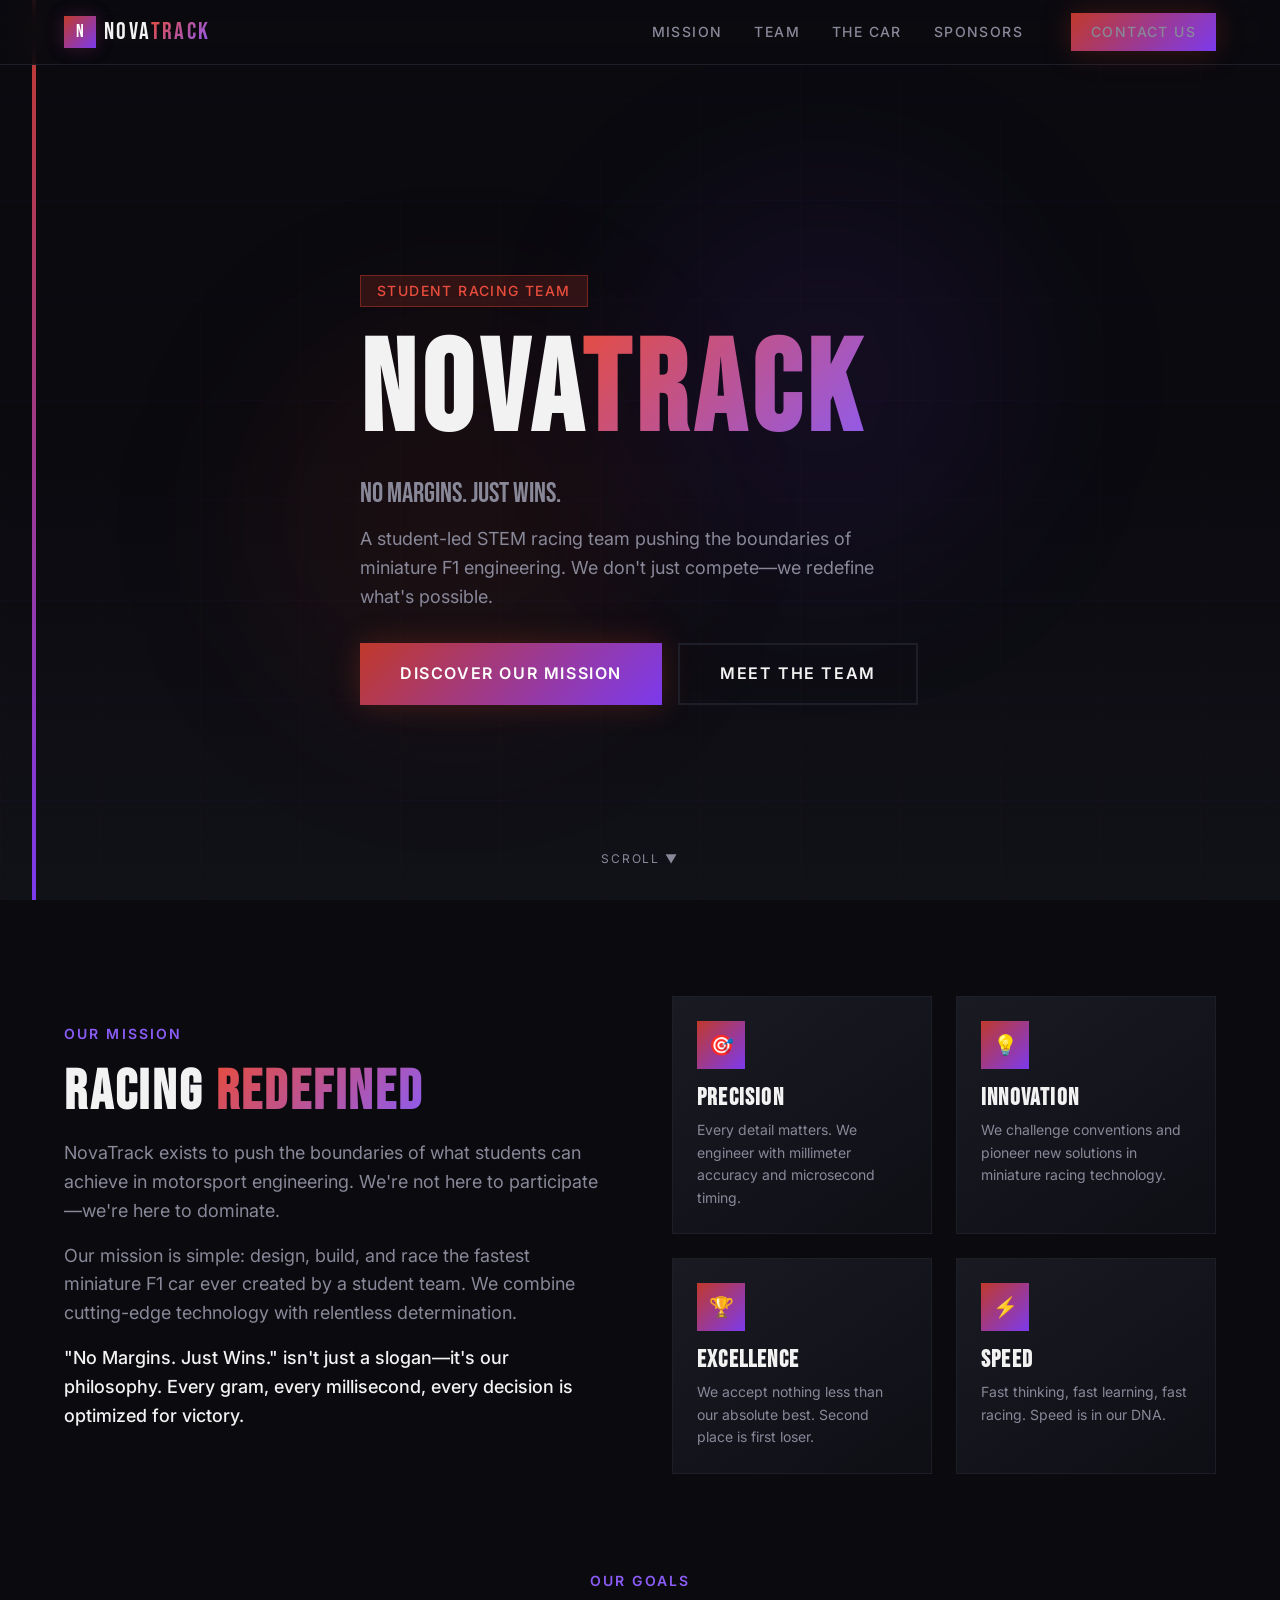
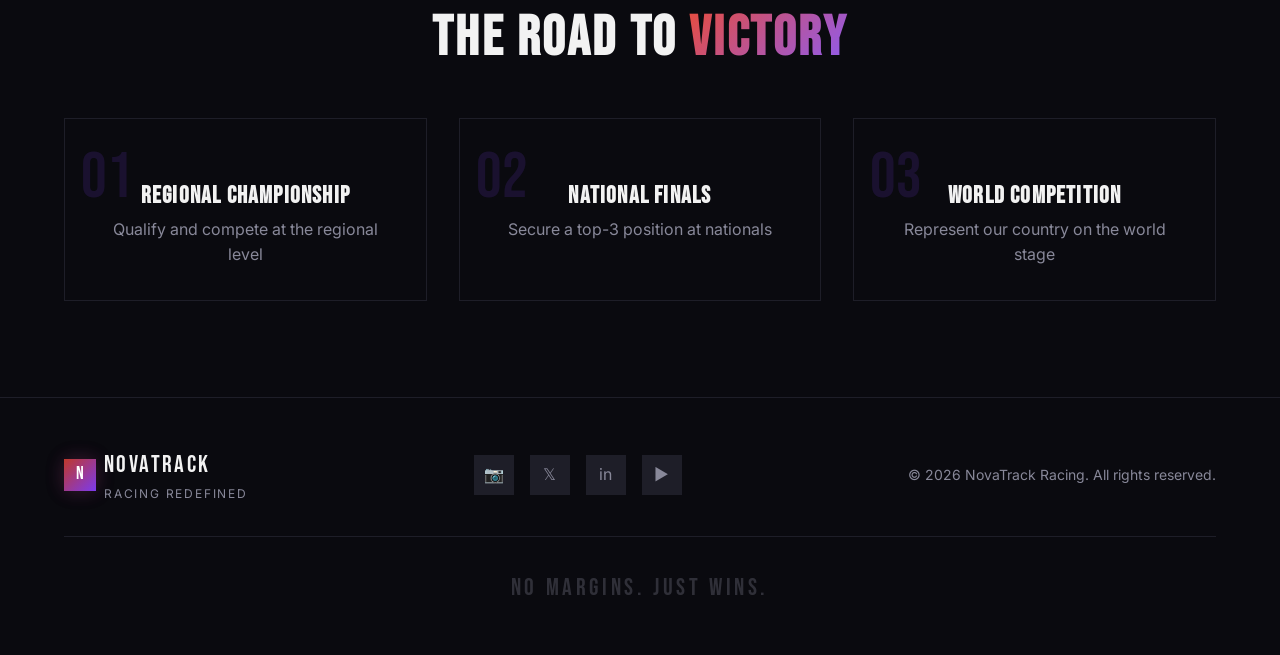
<file: index.html>
<!DOCTYPE html>
<html lang="en">
<head>
  <meta charset="UTF-8">
  <meta name="viewport" content="width=device-width, initial-scale=1.0">
  <title>NovaTrack Racing - No Margins. Just Wins.</title>
  <meta name="description" content="NovaTrack is a student-led STEM racing team pushing the boundaries of miniature F1 engineering.">
  <link rel="stylesheet" href="style.css">
</head>
<body>

<!-- NAVBAR -->
<nav class="navbar">
  <div class="container">
    <a href="index.html" class="logo">
      <div class="logo-icon">N</div>
      <span class="logo-text">NOVA<span class="text-gradient-racing">TRACK</span></span>
    </a>
    <div class="nav-links">
      <a href="index.html#mission">Mission</a>
      <a href="team.html">Team</a>
      <a href="thecar.html">The Car</a>
      <a href="sponsors.html">Sponsors</a>
      <a href="contact.html" class="btn btn-racing" style="padding:0.5rem 1.25rem">Contact Us</a>
    </div>
    <button class="mobile-menu-btn">☰</button>
  </div>
</nav>

<!-- HERO -->
<section class="hero">
  <div class="hero-bg"></div>
  <div class="hero-grid"></div>
  <div class="hero-orb-1"></div>
  <div class="hero-orb-2"></div>
  <div class="hero-stripe"></div>
  <div class="container">
    <div class="hero-content">
      <span class="hero-badge">Student Racing Team</span>
      <h1>NOVA<span class="text-gradient-racing">TRACK</span></h1>
      <p class="hero-tagline">NO MARGINS. JUST WINS.</p>
      <p class="hero-desc">A student-led STEM racing team pushing the boundaries of miniature F1 engineering. We don't just compete—we redefine what's possible.</p>
      <div class="hero-buttons">
        <a href="index.html#mission" class="btn btn-racing btn-lg">Discover Our Mission</a>
        <a href="team.html" class="btn btn-outline btn-lg">Meet The Team</a>
      </div>
    </div>
  </div>
  <div class="scroll-indicator">Scroll ▼</div>
</section>

<!-- MISSION -->
<section class="section" id="mission">
  <div class="container">
    <div class="mission-grid">
      <div class="mission-text">
        <span class="section-label">Our Mission</span>
        <h2 class="section-title">RACING <span class="text-gradient-racing">REDEFINED</span></h2>
        <p>NovaTrack exists to push the boundaries of what students can achieve in motorsport engineering. We're not here to participate—we're here to dominate.</p>
        <p>Our mission is simple: design, build, and race the fastest miniature F1 car ever created by a student team. We combine cutting-edge technology with relentless determination.</p>
        <p class="highlight">"No Margins. Just Wins." isn't just a slogan—it's our philosophy. Every gram, every millisecond, every decision is optimized for victory.</p>
      </div>
      <div class="values-grid">
        <div class="value-card">
          <div class="value-icon">🎯</div>
          <h3>Precision</h3>
          <p>Every detail matters. We engineer with millimeter accuracy and microsecond timing.</p>
        </div>
        <div class="value-card">
          <div class="value-icon">💡</div>
          <h3>Innovation</h3>
          <p>We challenge conventions and pioneer new solutions in miniature racing technology.</p>
        </div>
        <div class="value-card">
          <div class="value-icon">🏆</div>
          <h3>Excellence</h3>
          <p>We accept nothing less than our absolute best. Second place is first loser.</p>
        </div>
        <div class="value-card">
          <div class="value-icon">⚡</div>
          <h3>Speed</h3>
          <p>Fast thinking, fast learning, fast racing. Speed is in our DNA.</p>
        </div>
      </div>
    </div>

    <!-- Goals -->
    <div style="margin-top:6rem" class="text-center">
      <span class="section-label">Our Goals</span>
      <h3 class="section-title">THE ROAD TO <span class="text-gradient-racing">VICTORY</span></h3>
      <div class="goals-grid">
        <div class="goal-card">
          <span class="goal-number">01</span>
          <div class="goal-content">
            <h4>Regional Championship</h4>
            <p>Qualify and compete at the regional level</p>
          </div>
        </div>
        <div class="goal-card">
          <span class="goal-number">02</span>
          <div class="goal-content">
            <h4>National Finals</h4>
            <p>Secure a top-3 position at nationals</p>
          </div>
        </div>
        <div class="goal-card">
          <span class="goal-number">03</span>
          <div class="goal-content">
            <h4>World Competition</h4>
            <p>Represent our country on the world stage</p>
          </div>
        </div>
      </div>
    </div>
  </div>
</section>

<!-- FOOTER -->
<footer class="footer">
  <div class="container">
    <div class="footer-top">
      <div class="logo">
        <div class="logo-icon">N</div>
        <div>
          <span class="logo-text">NOVATRACK</span>
          <p style="font-size:0.75rem;color:var(--muted-fg);text-transform:uppercase;letter-spacing:0.15em">Racing Redefined</p>
        </div>
      </div>
      <div class="footer-socials">
        <a href="#" class="footer-social">📷</a>
        <a href="#" class="footer-social">𝕏</a>
        <a href="#" class="footer-social">in</a>
        <a href="#" class="footer-social">▶</a>
      </div>
      <p class="footer-copy">© 2026 NovaTrack Racing. All rights reserved.</p>
    </div>
    <div class="footer-bottom">
      <p class="footer-slogan">NO MARGINS. JUST WINS.</p>
    </div>
  </div>
</footer>

</body>
</html>
</file>
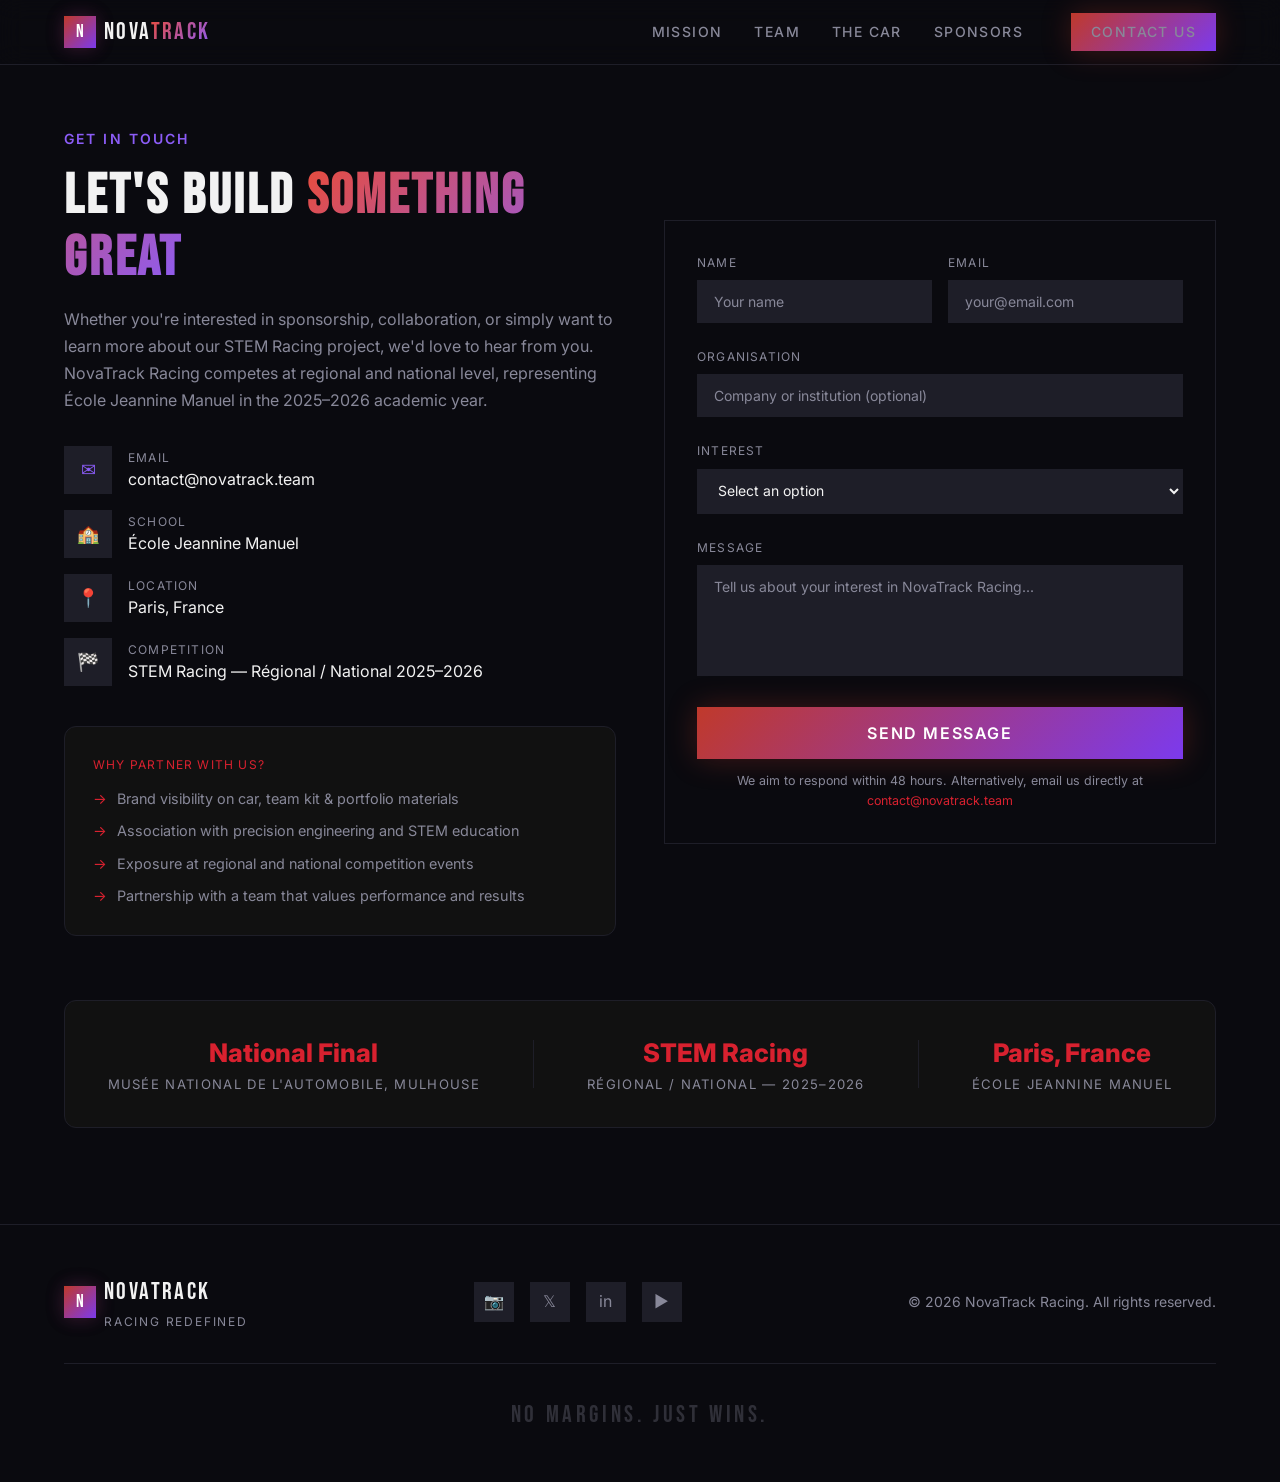
<file: contact.html>
<!DOCTYPE html>
<html lang="en">
<head>
  <meta charset="UTF-8">
  <meta name="viewport" content="width=device-width, initial-scale=1.0">
  <title>Contact - NovaTrack Racing</title>
  <meta name="description" content="Get in touch with NovaTrack Racing for sponsorship, partnerships, or inquiries.">
  <link rel="stylesheet" href="style.css">
</head>
<body>

<nav class="navbar">
  <div class="container">
    <a href="index.html" class="logo">
      <div class="logo-icon">N</div>
      <span class="logo-text">NOVA<span class="text-gradient-racing">TRACK</span></span>
    </a>
    <div class="nav-links">
      <a href="index.html#mission">Mission</a>
      <a href="team.html">Team</a>
      <a href="thecar.html">The Car</a>
      <a href="sponsors.html">Sponsors</a>
      <a href="contact.html" class="btn btn-racing" style="padding:0.5rem 1.25rem">Contact Us</a>
    </div>
    <button class="mobile-menu-btn">☰</button>
  </div>
</nav>

<section class="section" style="padding-top:8rem">
  <div class="container">
    <div class="contact-grid">

      <!-- LEFT: info -->
      <div>
        <span class="section-label">Get In Touch</span>
        <h2 class="section-title">LET'S BUILD <span class="text-gradient-racing">SOMETHING GREAT</span></h2>
        <p style="color:var(--muted-fg);margin-bottom:2rem;line-height:1.7">
          Whether you're interested in sponsorship, collaboration, or simply want to learn more about our STEM Racing project, we'd love to hear from you. NovaTrack Racing competes at regional and national level, representing École Jeannine Manuel in the 2025–2026 academic year.
        </p>

        <div class="contact-info">
          <a href="mailto:contact@novatrack.team" class="contact-item">
            <div class="contact-icon">✉</div>
            <div>
              <p class="contact-item-label">Email</p>
              <p class="contact-item-value">contact@novatrack.team</p>
            </div>
          </a>
          <div class="contact-item">
            <div class="contact-icon">🏫</div>
            <div>
              <p class="contact-item-label">School</p>
              <p class="contact-item-value">École Jeannine Manuel</p>
            </div>
          </div>
          <div class="contact-item">
            <div class="contact-icon">📍</div>
            <div>
              <p class="contact-item-label">Location</p>
              <p class="contact-item-value">Paris, France</p>
            </div>
          </div>
          <div class="contact-item">
            <div class="contact-icon">🏁</div>
            <div>
              <p class="contact-item-label">Competition</p>
              <p class="contact-item-value">STEM Racing — Régional / National 2025–2026</p>
            </div>
          </div>
        </div>

        <!-- Why sponsor block -->
        <div style="margin-top:2.5rem;padding:1.75rem;background:var(--card-bg,#111);border:1px solid var(--border,#222);border-radius:0.75rem">
          <p style="text-transform:uppercase;letter-spacing:0.1em;font-size:0.75rem;color:var(--accent,#D8212F);margin-bottom:0.75rem">Why Partner With Us?</p>
          <ul style="list-style:none;padding:0;margin:0;display:flex;flex-direction:column;gap:0.6rem">
            <li style="display:flex;align-items:center;gap:0.6rem;font-size:0.9rem;color:var(--muted-fg)">
              <span style="color:var(--accent,#D8212F)">→</span> Brand visibility on car, team kit &amp; portfolio materials
            </li>
            <li style="display:flex;align-items:center;gap:0.6rem;font-size:0.9rem;color:var(--muted-fg)">
              <span style="color:var(--accent,#D8212F)">→</span> Association with precision engineering and STEM education
            </li>
            <li style="display:flex;align-items:center;gap:0.6rem;font-size:0.9rem;color:var(--muted-fg)">
              <span style="color:var(--accent,#D8212F)">→</span> Exposure at regional and national competition events
            </li>
            <li style="display:flex;align-items:center;gap:0.6rem;font-size:0.9rem;color:var(--muted-fg)">
              <span style="color:var(--accent,#D8212F)">→</span> Partnership with a team that values performance and results
            </li>
          </ul>
        </div>
      </div>

      <!-- RIGHT: form -->
      <div class="contact-form">
        <form>
          <div class="form-row">
            <div>
              <label class="form-label">Name</label>
              <input type="text" class="form-input" placeholder="Your name">
            </div>
            <div>
              <label class="form-label">Email</label>
              <input type="email" class="form-input" placeholder="your@email.com">
            </div>
          </div>
          <div class="form-group">
            <label class="form-label">Organisation</label>
            <input type="text" class="form-input" placeholder="Company or institution (optional)">
          </div>
          <div class="form-group">
            <label class="form-label">Interest</label>
            <select class="form-select">
              <option value="">Select an option</option>
              <option value="sponsorship">Sponsorship Inquiry</option>
              <option value="partnership">Partnership Opportunity</option>
              <option value="media">Media / Press Request</option>
              <option value="stem">STEM / Education Collaboration</option>
              <option value="other">Other</option>
            </select>
          </div>
          <div class="form-group">
            <label class="form-label">Message</label>
            <textarea rows="5" class="form-textarea" placeholder="Tell us about your interest in NovaTrack Racing..."></textarea>
          </div>
          <button type="submit" class="btn btn-racing btn-full btn-lg">Send Message</button>
          <p style="font-size:0.78rem;color:var(--muted-fg);margin-top:0.75rem;text-align:center">
            We aim to respond within 48 hours. Alternatively, email us directly at <a href="mailto:contact@novatrack.team" style="color:var(--accent,#D8212F)">contact@novatrack.team</a>
          </p>
        </form>
      </div>

    </div>

    <!-- Competition strip -->
    <div style="margin-top:4rem;padding:2rem;background:var(--card-bg,#111);border:1px solid var(--border,#222);border-radius:0.75rem;display:flex;flex-wrap:wrap;gap:2rem;justify-content:space-around;align-items:center;text-align:center">
      <div>
        <p style="font-size:1.6rem;font-weight:800;color:var(--accent,#D8212F)">National Final</p>
        <p style="font-size:0.82rem;color:var(--muted-fg);text-transform:uppercase;letter-spacing:0.1em">Musée National de l'Automobile, Mulhouse</p>
      </div>
      <div style="width:1px;height:48px;background:var(--border,#222)"></div>
      <div>
        <p style="font-size:1.6rem;font-weight:800;color:var(--accent,#D8212F)">STEM Racing</p>
        <p style="font-size:0.82rem;color:var(--muted-fg);text-transform:uppercase;letter-spacing:0.1em">Régional / National — 2025–2026</p>
      </div>
      <div style="width:1px;height:48px;background:var(--border,#222)"></div>
      <div>
        <p style="font-size:1.6rem;font-weight:800;color:var(--accent,#D8212F)">Paris, France</p>
        <p style="font-size:0.82rem;color:var(--muted-fg);text-transform:uppercase;letter-spacing:0.1em">École Jeannine Manuel</p>
      </div>
    </div>

  </div>
</section>

<footer class="footer">
  <div class="container">
    <div class="footer-top">
      <div class="logo">
        <div class="logo-icon">N</div>
        <div>
          <span class="logo-text">NOVATRACK</span>
          <p style="font-size:0.75rem;color:var(--muted-fg);text-transform:uppercase;letter-spacing:0.15em">Racing Redefined</p>
        </div>
      </div>
      <div class="footer-socials">
        <a href="#" class="footer-social">📷</a>
        <a href="#" class="footer-social">𝕏</a>
        <a href="#" class="footer-social">in</a>
        <a href="#" class="footer-social">▶</a>
      </div>
      <p class="footer-copy">© 2026 NovaTrack Racing. All rights reserved.</p>
    </div>
    <div class="footer-bottom">
      <p class="footer-slogan">NO MARGINS. JUST WINS.</p>
    </div>
  </div>
</footer>

</body>
</html>
</file>
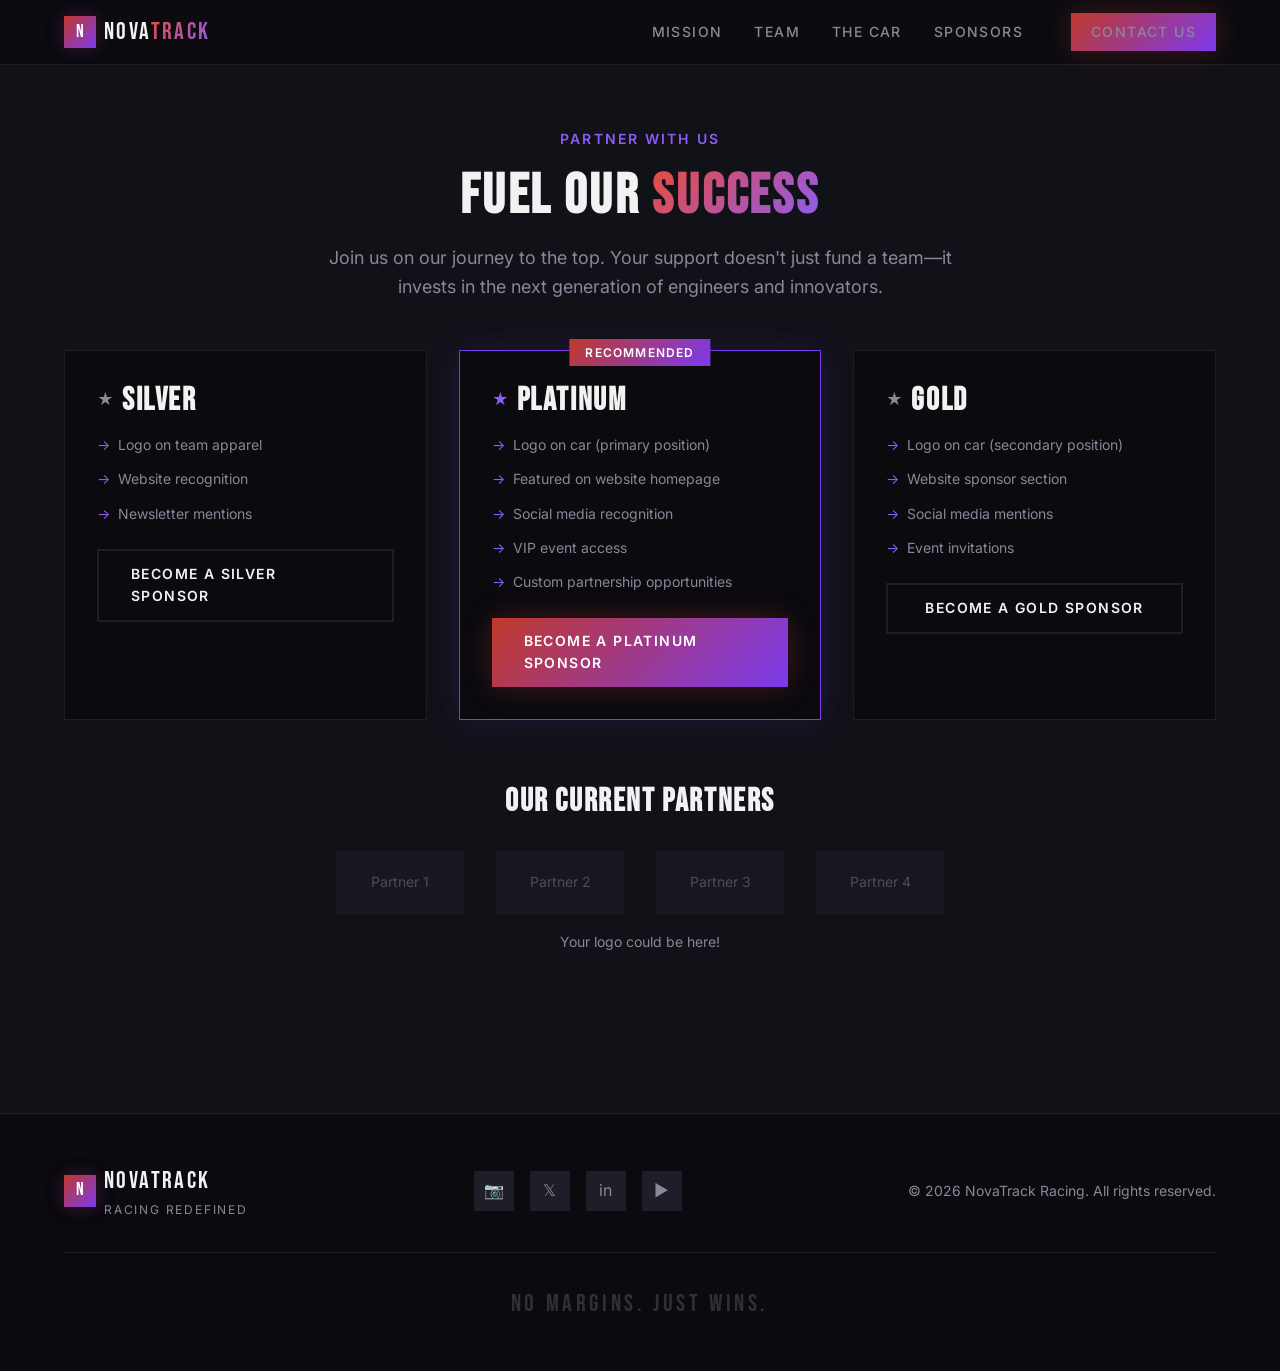
<file: sponsors.html>
<!DOCTYPE html>
<html lang="en">
<head>
  <meta charset="UTF-8">
  <meta name="viewport" content="width=device-width, initial-scale=1.0">
  <title>Sponsors - NovaTrack Racing</title>
  <meta name="description" content="Partner with NovaTrack Racing and fuel the next generation of engineers.">
  <link rel="stylesheet" href="style.css">
</head>
<body>

<nav class="navbar">
  <div class="container">
    <a href="index.html" class="logo">
      <div class="logo-icon">N</div>
      <span class="logo-text">NOVA<span class="text-gradient-racing">TRACK</span></span>
    </a>
    <div class="nav-links">
      <a href="index.html#mission">Mission</a>
      <a href="team.html">Team</a>
      <a href="thecar.html">The Car</a>
      <a href="sponsors.html">Sponsors</a>
      <a href="contact.html" class="btn btn-racing" style="padding:0.5rem 1.25rem">Contact Us</a>
    </div>
    <button class="mobile-menu-btn">☰</button>
  </div>
</nav>

<section class="section section-card" style="padding-top:8rem">
  <div class="container">
    <div class="text-center" style="margin-bottom:3rem">
      <span class="section-label">Partner With Us</span>
      <h2 class="section-title">FUEL OUR <span class="text-gradient-racing">SUCCESS</span></h2>
      <p class="section-desc">Join us on our journey to the top. Your support doesn't just fund a team—it invests in the next generation of engineers and innovators.</p>
    </div>

    <div class="tiers-grid">
      <div class="tier-card">
        <div class="tier-header">
          <span class="tier-star">★</span>
          <h3>Silver</h3>
        </div>
        <ul class="tier-benefits">
          <li>Logo on team apparel</li>
          <li>Website recognition</li>
          <li>Newsletter mentions</li>
        </ul>
        <a href="contact.html" class="btn btn-outline btn-full">Become a Silver Sponsor</a>
      </div>

      <div class="tier-card featured">
        <div class="tier-recommended">Recommended</div>
        <div class="tier-header">
          <span class="tier-star">★</span>
          <h3>Platinum</h3>
        </div>
        <ul class="tier-benefits">
          <li>Logo on car (primary position)</li>
          <li>Featured on website homepage</li>
          <li>Social media recognition</li>
          <li>VIP event access</li>
          <li>Custom partnership opportunities</li>
        </ul>
        <a href="contact.html" class="btn btn-racing btn-full">Become a Platinum Sponsor</a>
      </div>

      <div class="tier-card">
        <div class="tier-header">
          <span class="tier-star">★</span>
          <h3>Gold</h3>
        </div>
        <ul class="tier-benefits">
          <li>Logo on car (secondary position)</li>
          <li>Website sponsor section</li>
          <li>Social media mentions</li>
          <li>Event invitations</li>
        </ul>
        <a href="contact.html" class="btn btn-outline btn-full">Become a Gold Sponsor</a>
      </div>
    </div>

    <!-- Partners -->
    <div class="partners text-center">
      <h3 style="font-size:2rem;margin-bottom:2rem">OUR CURRENT PARTNERS</h3>
      <div class="partners-grid">
        <div class="partner-placeholder">Partner 1</div>
        <div class="partner-placeholder">Partner 2</div>
        <div class="partner-placeholder">Partner 3</div>
        <div class="partner-placeholder">Partner 4</div>
      </div>
      <p style="color:var(--muted-fg);margin-top:1rem;font-size:0.875rem">Your logo could be here!</p>
    </div>
  </div>
</section>

<footer class="footer">
  <div class="container">
    <div class="footer-top">
      <div class="logo">
        <div class="logo-icon">N</div>
        <div>
          <span class="logo-text">NOVATRACK</span>
          <p style="font-size:0.75rem;color:var(--muted-fg);text-transform:uppercase;letter-spacing:0.15em">Racing Redefined</p>
        </div>
      </div>
      <div class="footer-socials">
        <a href="#" class="footer-social">📷</a>
        <a href="#" class="footer-social">𝕏</a>
        <a href="#" class="footer-social">in</a>
        <a href="#" class="footer-social">▶</a>
      </div>
      <p class="footer-copy">© 2026 NovaTrack Racing. All rights reserved.</p>
    </div>
    <div class="footer-bottom">
      <p class="footer-slogan">NO MARGINS. JUST WINS.</p>
    </div>
  </div>
</footer>

</body>
</html>
</file>
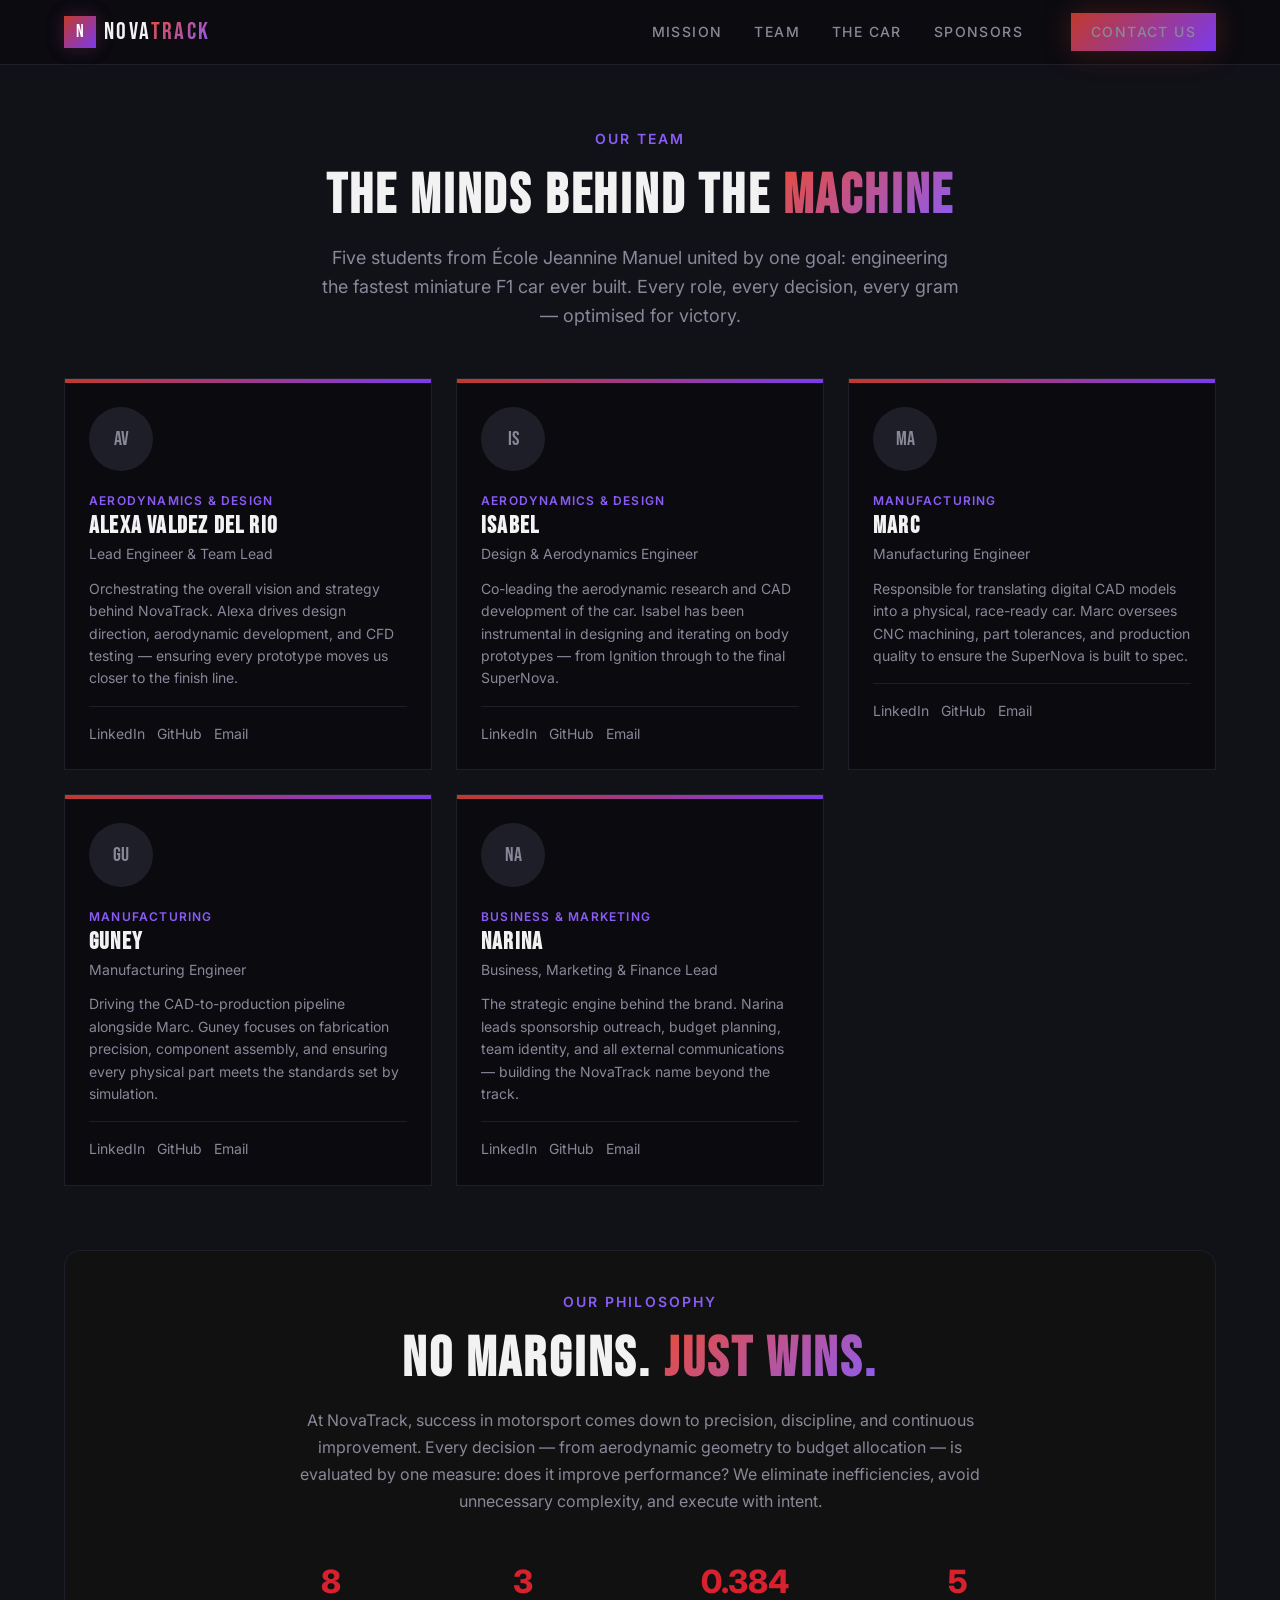
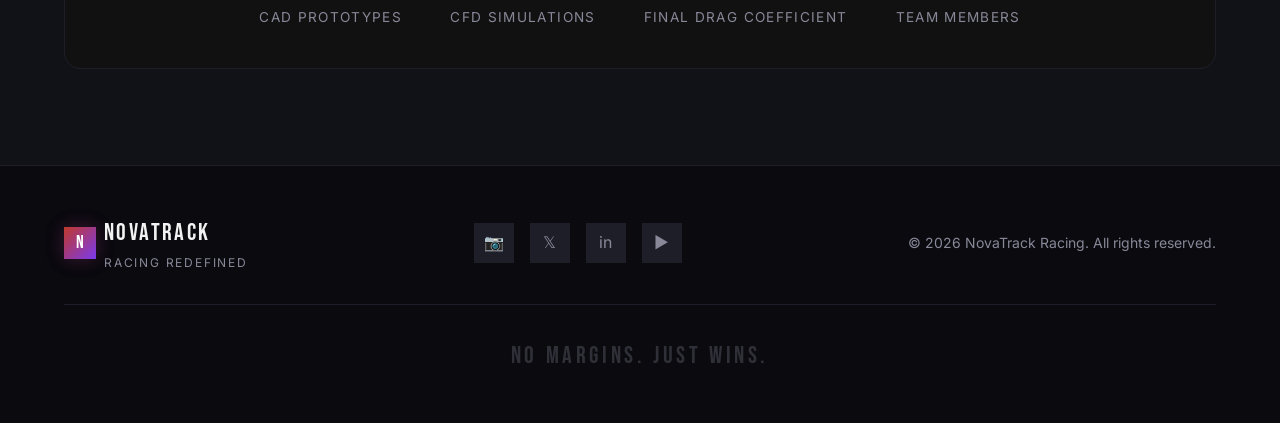
<file: team.html>
<!DOCTYPE html>
<html lang="en">
<head>
  <meta charset="UTF-8">
  <meta name="viewport" content="width=device-width, initial-scale=1.0">
  <title>Our Team - NovaTrack Racing</title>
  <meta name="description" content="Meet the minds behind the machine at NovaTrack Racing.">
  <link rel="stylesheet" href="style.css">
</head>
<body>

<nav class="navbar">
  <div class="container">
    <a href="index.html" class="logo">
      <div class="logo-icon">N</div>
      <span class="logo-text">NOVA<span class="text-gradient-racing">TRACK</span></span>
    </a>
    <div class="nav-links">
      <a href="index.html#mission">Mission</a>
      <a href="team.html">Team</a>
      <a href="thecar.html">The Car</a>
      <a href="sponsors.html">Sponsors</a>
      <a href="contact.html" class="btn btn-racing" style="padding:0.5rem 1.25rem">Contact Us</a>
    </div>
    <button class="mobile-menu-btn">☰</button>
  </div>
</nav>

<section class="section section-card" style="padding-top:8rem">
  <div class="container">
    <div class="text-center" style="margin-bottom:3rem">
      <span class="section-label">Our Team</span>
      <h2 class="section-title">THE MINDS BEHIND THE <span class="text-gradient-racing">MACHINE</span></h2>
      <p class="section-desc">Five students from École Jeannine Manuel united by one goal: engineering the fastest miniature F1 car ever built. Every role, every decision, every gram — optimised for victory.</p>
    </div>

    <div class="team-grid">

      <div class="team-card">
        <div class="team-card-bar"></div>
        <div class="team-card-body">
          <div class="team-avatar">AV</div>
          <span class="team-dept">Aerodynamics &amp; Design</span>
          <h3>Alexa Valdez del Rio</h3>
          <p class="team-role">Lead Engineer &amp; Team Lead</p>
          <p class="team-bio">Orchestrating the overall vision and strategy behind NovaTrack. Alexa drives design direction, aerodynamic development, and CFD testing — ensuring every prototype moves us closer to the finish line.</p>
          <div class="team-socials">
            <a href="#">LinkedIn</a>
            <a href="#">GitHub</a>
            <a href="#">Email</a>
          </div>
        </div>
      </div>

      <div class="team-card">
        <div class="team-card-bar"></div>
        <div class="team-card-body">
          <div class="team-avatar">IS</div>
          <span class="team-dept">Aerodynamics &amp; Design</span>
          <h3>Isabel</h3>
          <p class="team-role">Design &amp; Aerodynamics Engineer</p>
          <p class="team-bio">Co-leading the aerodynamic research and CAD development of the car. Isabel has been instrumental in designing and iterating on body prototypes — from Ignition through to the final SuperNova.</p>
          <div class="team-socials">
            <a href="#">LinkedIn</a>
            <a href="#">GitHub</a>
            <a href="#">Email</a>
          </div>
        </div>
      </div>

      <div class="team-card">
        <div class="team-card-bar"></div>
        <div class="team-card-body">
          <div class="team-avatar">MA</div>
          <span class="team-dept">Manufacturing</span>
          <h3>Marc</h3>
          <p class="team-role">Manufacturing Engineer</p>
          <p class="team-bio">Responsible for translating digital CAD models into a physical, race-ready car. Marc oversees CNC machining, part tolerances, and production quality to ensure the SuperNova is built to spec.</p>
          <div class="team-socials">
            <a href="#">LinkedIn</a>
            <a href="#">GitHub</a>
            <a href="#">Email</a>
          </div>
        </div>
      </div>

      <div class="team-card">
        <div class="team-card-bar"></div>
        <div class="team-card-body">
          <div class="team-avatar">GU</div>
          <span class="team-dept">Manufacturing</span>
          <h3>Guney</h3>
          <p class="team-role">Manufacturing Engineer</p>
          <p class="team-bio">Driving the CAD-to-production pipeline alongside Marc. Guney focuses on fabrication precision, component assembly, and ensuring every physical part meets the standards set by simulation.</p>
          <div class="team-socials">
            <a href="#">LinkedIn</a>
            <a href="#">GitHub</a>
            <a href="#">Email</a>
          </div>
        </div>
      </div>

      <div class="team-card">
        <div class="team-card-bar"></div>
        <div class="team-card-body">
          <div class="team-avatar">NA</div>
          <span class="team-dept">Business &amp; Marketing</span>
          <h3>Narina</h3>
          <p class="team-role">Business, Marketing &amp; Finance Lead</p>
          <p class="team-bio">The strategic engine behind the brand. Narina leads sponsorship outreach, budget planning, team identity, and all external communications — building the NovaTrack name beyond the track.</p>
          <div class="team-socials">
            <a href="#">LinkedIn</a>
            <a href="#">GitHub</a>
            <a href="#">Email</a>
          </div>
        </div>
      </div>

    </div>

    <!-- Team philosophy strip -->
    <div style="margin-top:4rem;padding:2.5rem;background:var(--card-bg,#111);border:1px solid var(--border,#222);border-radius:1rem;text-align:center">
      <span class="section-label">Our Philosophy</span>
      <h3 class="section-title" style="margin-bottom:1rem">NO MARGINS. <span class="text-gradient-racing">JUST WINS.</span></h3>
      <p style="color:var(--muted-fg);max-width:680px;margin:0 auto;line-height:1.7">
        At NovaTrack, success in motorsport comes down to precision, discipline, and continuous improvement. Every decision — from aerodynamic geometry to budget allocation — is evaluated by one measure: does it improve performance? We eliminate inefficiencies, avoid unnecessary complexity, and execute with intent.
      </p>
      <div style="display:flex;justify-content:center;gap:3rem;margin-top:2.5rem;flex-wrap:wrap">
        <div style="text-align:center">
          <p style="font-size:2rem;font-weight:800;color:var(--accent,#D8212F)">8</p>
          <p style="color:var(--muted-fg);font-size:0.85rem;text-transform:uppercase;letter-spacing:0.1em">CAD Prototypes</p>
        </div>
        <div style="text-align:center">
          <p style="font-size:2rem;font-weight:800;color:var(--accent,#D8212F)">3</p>
          <p style="color:var(--muted-fg);font-size:0.85rem;text-transform:uppercase;letter-spacing:0.1em">CFD Simulations</p>
        </div>
        <div style="text-align:center">
          <p style="font-size:2rem;font-weight:800;color:var(--accent,#D8212F)">0.384</p>
          <p style="color:var(--muted-fg);font-size:0.85rem;text-transform:uppercase;letter-spacing:0.1em">Final Drag Coefficient</p>
        </div>
        <div style="text-align:center">
          <p style="font-size:2rem;font-weight:800;color:var(--accent,#D8212F)">5</p>
          <p style="color:var(--muted-fg);font-size:0.85rem;text-transform:uppercase;letter-spacing:0.1em">Team Members</p>
        </div>
      </div>
    </div>

  </div>
</section>

<footer class="footer">
  <div class="container">
    <div class="footer-top">
      <div class="logo">
        <div class="logo-icon">N</div>
        <div>
          <span class="logo-text">NOVATRACK</span>
          <p style="font-size:0.75rem;color:var(--muted-fg);text-transform:uppercase;letter-spacing:0.15em">Racing Redefined</p>
        </div>
      </div>
      <div class="footer-socials">
        <a href="#" class="footer-social">📷</a>
        <a href="#" class="footer-social">𝕏</a>
        <a href="#" class="footer-social">in</a>
        <a href="#" class="footer-social">▶</a>
      </div>
      <p class="footer-copy">© 2026 NovaTrack Racing. All rights reserved.</p>
    </div>
    <div class="footer-bottom">
      <p class="footer-slogan">NO MARGINS. JUST WINS.</p>
    </div>
  </div>
</footer>

</body>
</html>
</file>
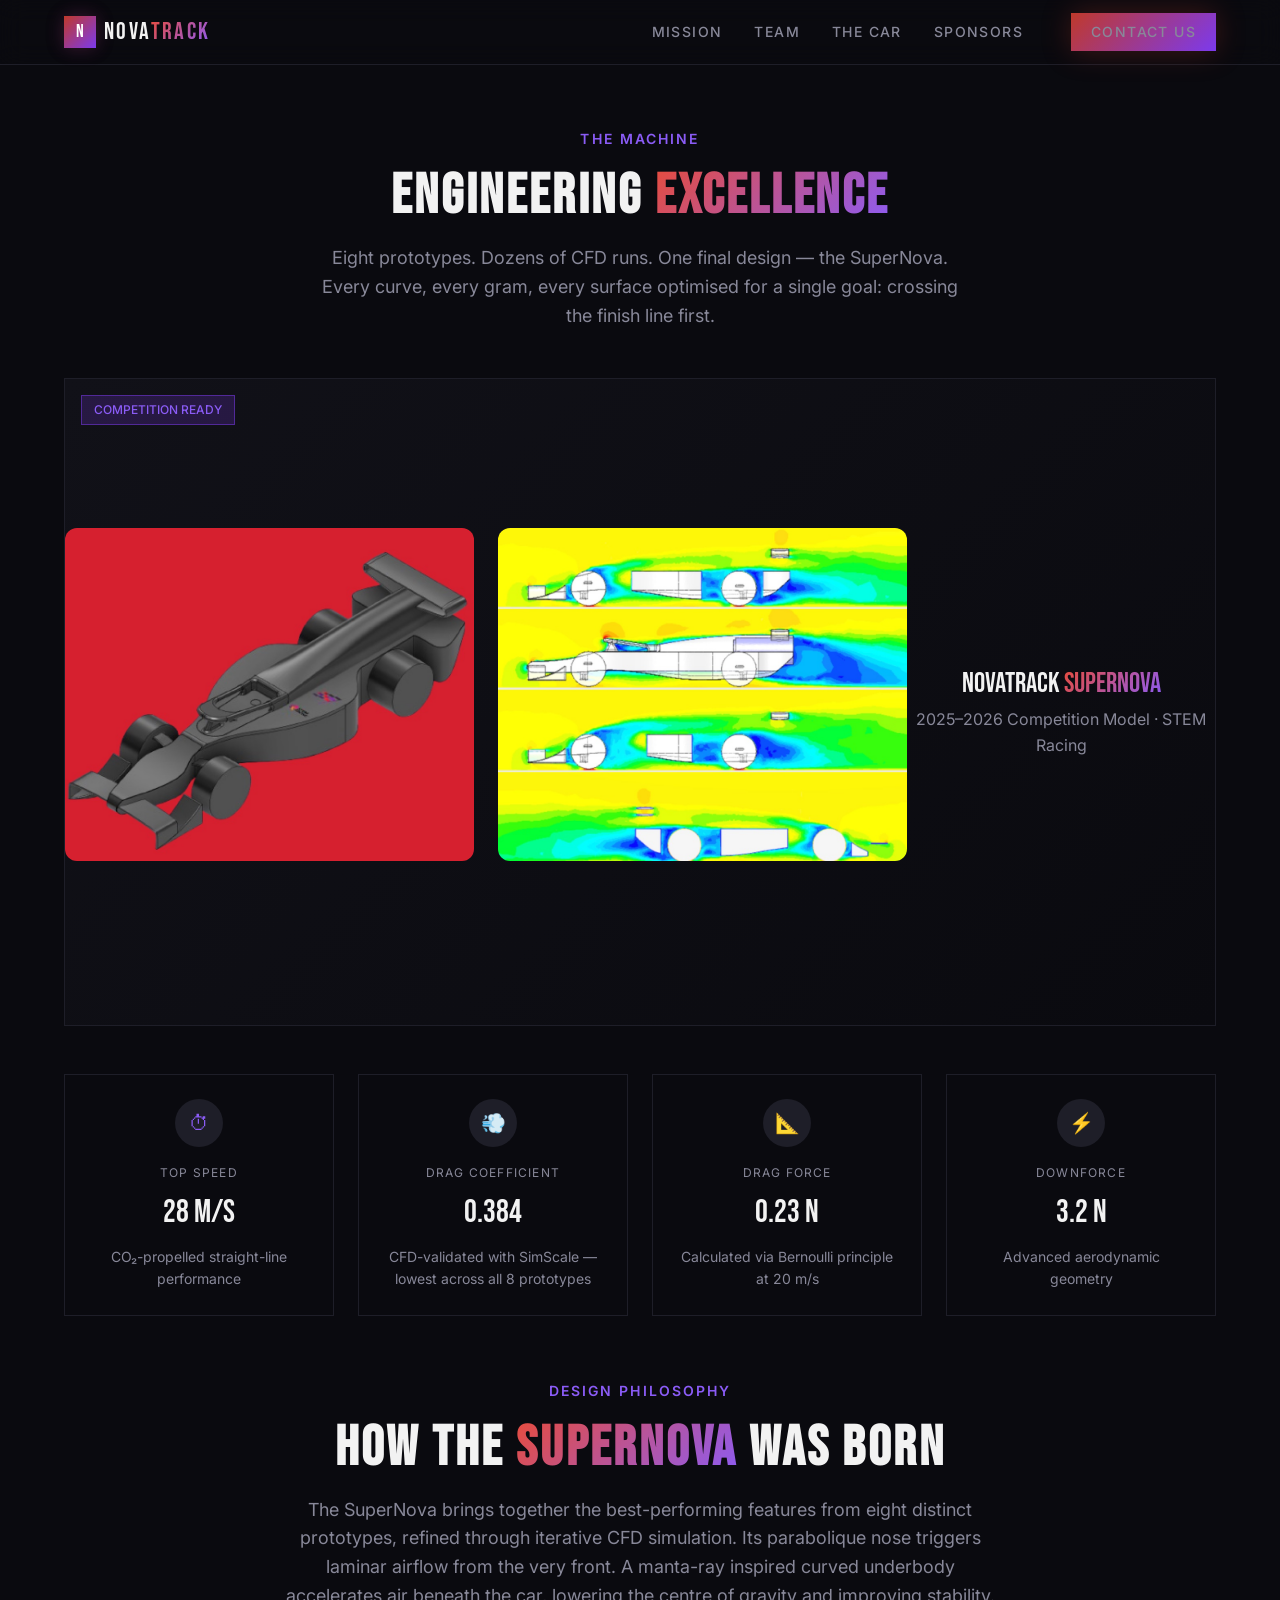
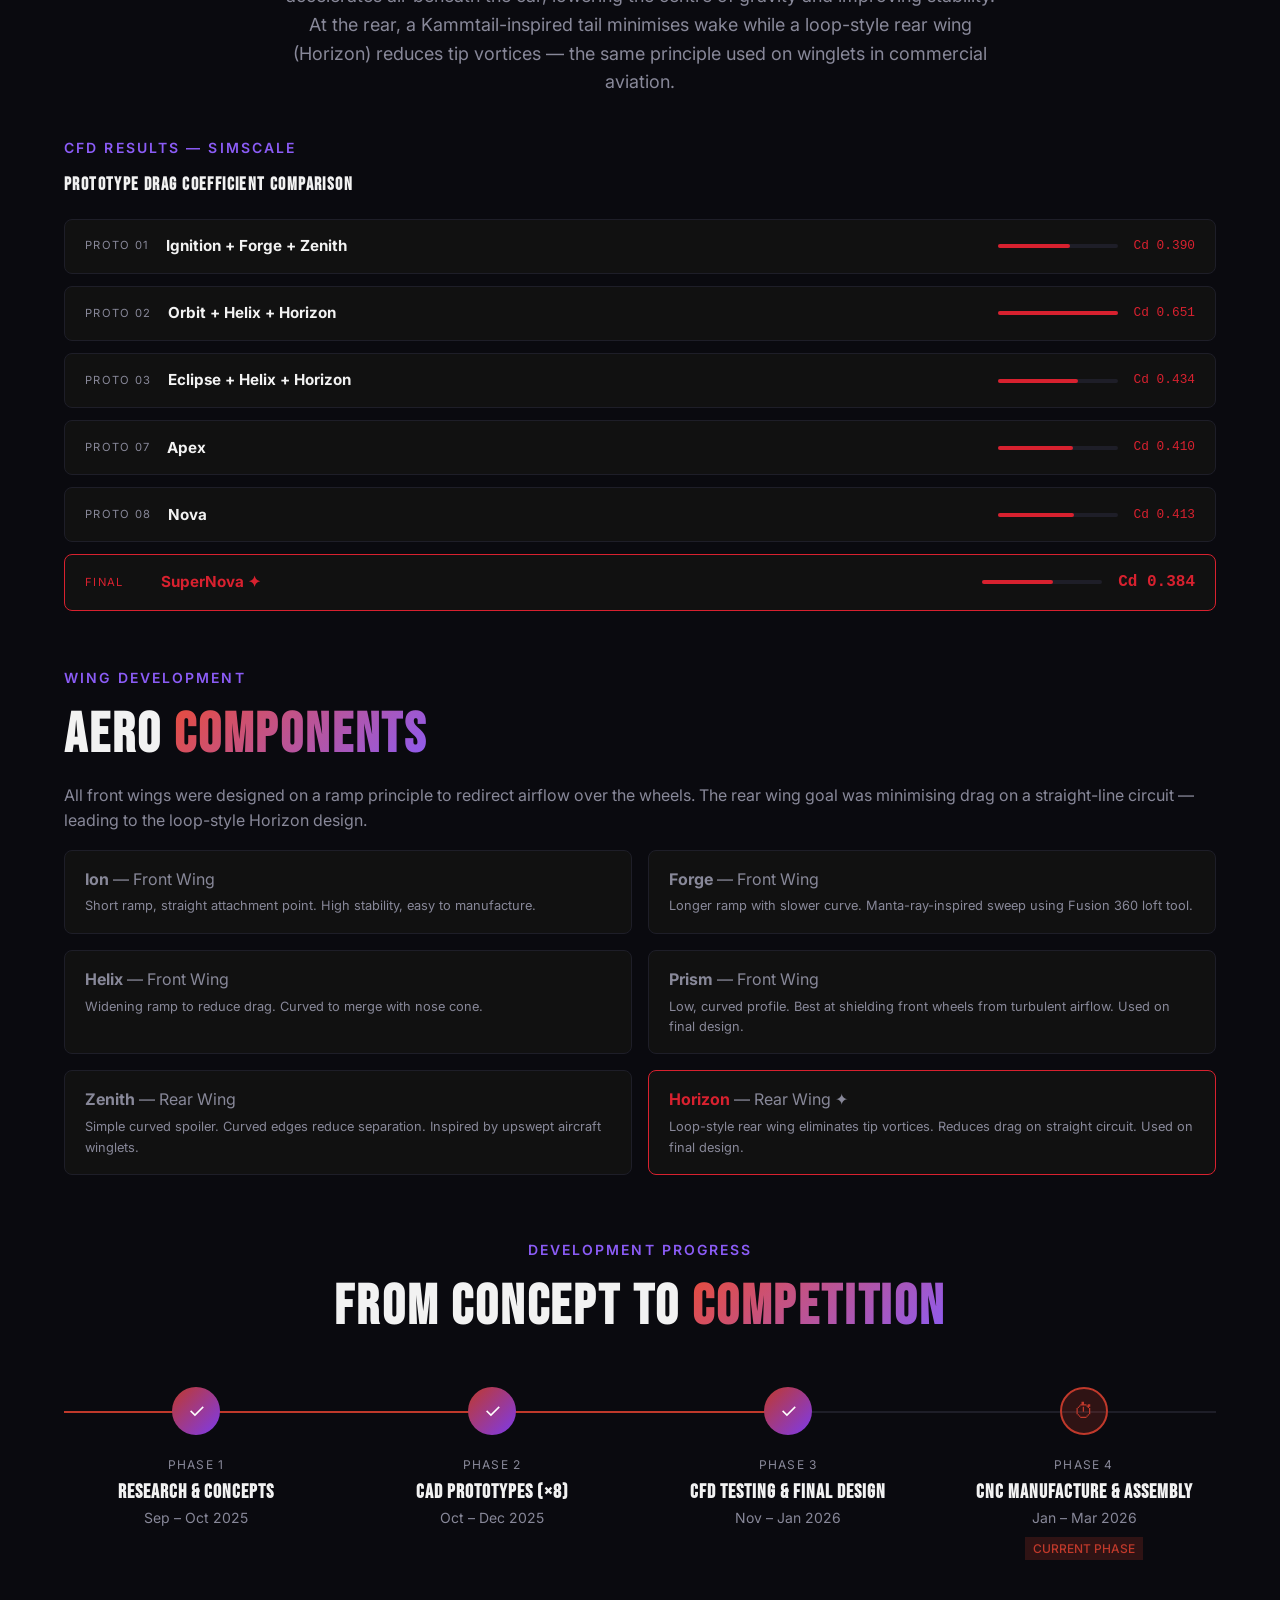
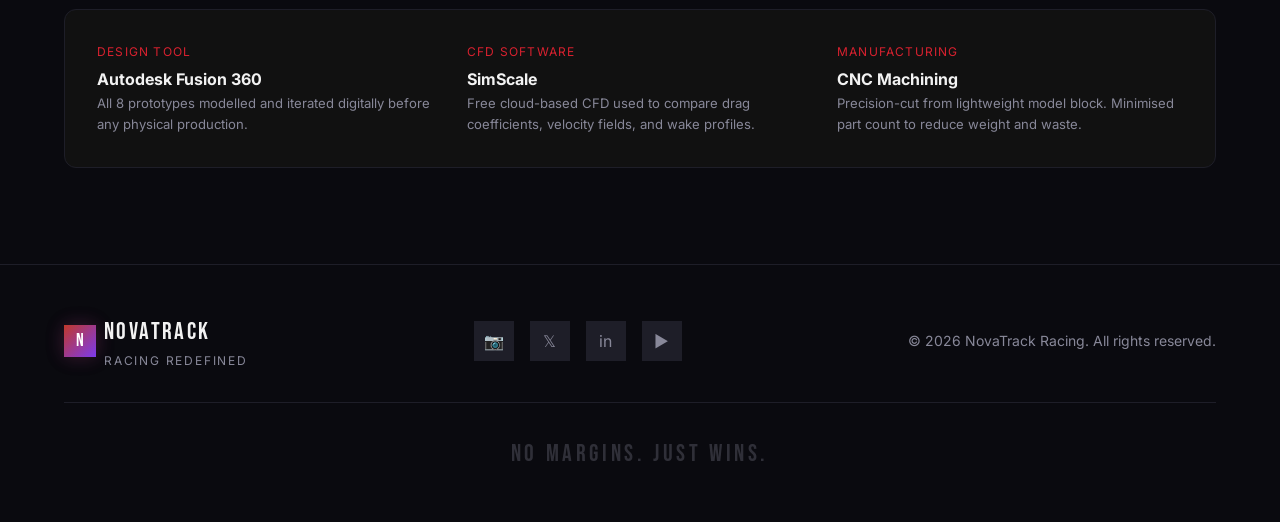
<file: thecar.html>
<!DOCTYPE html>
<html lang="en">
<head>
  <meta charset="UTF-8">
  <meta name="viewport" content="width=device-width, initial-scale=1.0">
  <title>The Car - NovaTrack Racing</title>
  <meta name="description" content="Engineering excellence — the NovaTrack SuperNova competition model.">
  <link rel="stylesheet" href="style.css">
  <style>
    /* ── Inline styles scoped to this page only ── */
    .supernova-svg-wrap {
      display: flex;
      justify-content: center;
      align-items: center;
      padding: 2.5rem 1rem;
    }
    .supernova-svg-wrap svg {
      width: 100%;
      max-width: 720px;
      height: auto;
      filter: drop-shadow(0 8px 40px rgba(216,33,47,0.25));
    }
    .cfd-grid {
      display: grid;
      grid-template-columns: repeat(auto-fit, minmax(260px, 1fr));
      gap: 1.5rem;
      margin-top: 2rem;
    }
    .cfd-card {
      background: var(--card-bg, #111);
      border: 1px solid var(--border, #222);
      border-radius: 0.75rem;
      padding: 1.5rem;
    }
    .cfd-card h4 {
      font-size: 0.9rem;
      text-transform: uppercase;
      letter-spacing: 0.12em;
      color: var(--accent, #D8212F);
      margin-bottom: 0.5rem;
    }
    .cfd-card .cd-value {
      font-size: 2rem;
      font-weight: 800;
      line-height: 1;
      margin-bottom: 0.4rem;
    }
    .cfd-card p {
      font-size: 0.85rem;
      color: var(--muted-fg, #666);
      line-height: 1.5;
    }
    .wing-grid {
      display: grid;
      grid-template-columns: 1fr 1fr;
      gap: 1rem;
      margin-top: 1rem;
    }
    .wing-item {
      background: var(--card-bg, #111);
      border: 1px solid var(--border, #222);
      border-radius: 0.5rem;
      padding: 1rem 1.25rem;
    }
    .wing-item .wing-name {
      font-weight: 700;
      font-size: 1rem;
      margin-bottom: 0.25rem;
    }
    .wing-item p {
      font-size: 0.8rem;
      color: var(--muted-fg, #666);
      margin: 0;
    }
    .proto-bar {
      display: flex;
      align-items: center;
      gap: 1rem;
      padding: 0.9rem 1.25rem;
      border-radius: 0.5rem;
      border: 1px solid var(--border, #222);
      margin-bottom: 0.75rem;
      background: var(--card-bg, #111);
    }
    .proto-num {
      font-size: 0.7rem;
      text-transform: uppercase;
      letter-spacing: 0.12em;
      color: var(--muted-fg, #666);
      min-width: 60px;
    }
    .proto-name {
      font-weight: 700;
      font-size: 0.95rem;
      flex: 1;
    }
    .proto-cd {
      font-size: 0.8rem;
      font-family: monospace;
      color: var(--accent, #D8212F);
    }
    .drag-bar-outer {
      background: var(--border, #222);
      border-radius: 99px;
      height: 4px;
      width: 120px;
    }
    .drag-bar-inner {
      background: var(--accent, #D8212F);
      border-radius: 99px;
      height: 4px;
    }
    @media (max-width: 600px) {
      .wing-grid { grid-template-columns: 1fr; }
      .drag-bar-outer { width: 60px; }
    }
  </style>
</head>
<body>

<nav class="navbar">
  <div class="container">
    <a href="index.html" class="logo">
      <div class="logo-icon">N</div>
      <span class="logo-text">NOVA<span class="text-gradient-racing">TRACK</span></span>
    </a>
    <div class="nav-links">
      <a href="index.html#mission">Mission</a>
      <a href="team.html">Team</a>
      <a href="thecar.html">The Car</a>
      <a href="sponsors.html">Sponsors</a>
      <a href="contact.html" class="btn btn-racing" style="padding:0.5rem 1.25rem">Contact Us</a>
    </div>
    <button class="mobile-menu-btn">☰</button>
  </div>
</nav>

<!-- ═══════════════════════════════════════════════ HERO ══ -->
<section class="section" style="padding-top:8rem">
  <div class="container">
    <div class="text-center" style="margin-bottom:2rem">
      <span class="section-label">The Machine</span>
      <h2 class="section-title">ENGINEERING <span class="text-gradient-racing">EXCELLENCE</span></h2>
      <p class="section-desc">Eight prototypes. Dozens of CFD runs. One final design — the SuperNova. Every curve, every gram, every surface optimised for a single goal: crossing the finish line first.</p>
    </div>

    <!-- ── Car Showcase with inline SVG ── -->
    <div class="car-showcase">
      <span class="car-badge">Competition Ready</span>

      <!-- SVG illustration of the SuperNova -->
            <!-- ── Car images: render + CFD side by side ── -->
      <div style="display:flex;gap:1.5rem;align-items:stretch;flex-wrap:wrap;justify-content:center;padding:1rem 0 2rem">
        <div style="flex:1;min-width:260px;max-width:460px;border-radius:0.75rem;overflow:hidden;background:#c0101a;display:flex;align-items:center;justify-content:center">
          <img src="[data-uri]"
               alt="NovaTrack SuperNova 3D CAD render"
               style="width:100%;height:100%;object-fit:cover;display:block"/>
        </div>
        <div style="flex:1;min-width:260px;max-width:460px;border-radius:0.75rem;overflow:hidden;background:#000;display:flex;align-items:center;justify-content:center">
          <img src="[data-uri]"
               alt="NovaTrack SuperNova CFD simulation — SimScale velocity field"
               style="width:100%;height:100%;object-fit:cover;display:block"/>
        </div>
      </div>
      <div style="text-align:center">
        <p class="car-model">NOVATRACK <span class="text-gradient-racing">SUPERNOVA</span></p>
        <p class="car-year">2025–2026 Competition Model · STEM Racing</p>
      </div>
    </div>

    <!-- ═══════════ SPECS ════════════════════════════════════ -->
    <div class="specs-grid">
      <div class="spec-card">
        <div class="spec-icon">⏱</div>
        <p class="spec-label">Top Speed</p>
        <p class="spec-value">28 m/s</p>
        <p class="spec-desc">CO₂-propelled straight-line performance</p>
      </div>
      <div class="spec-card">
        <div class="spec-icon">💨</div>
        <p class="spec-label">Drag Coefficient</p>
        <p class="spec-value">0.384</p>
        <p class="spec-desc">CFD-validated with SimScale — lowest across all 8 prototypes</p>
      </div>
      <div class="spec-card">
        <div class="spec-icon">📐</div>
        <p class="spec-label">Drag Force</p>
        <p class="spec-value">0.23 N</p>
        <p class="spec-desc">Calculated via Bernoulli principle at 20 m/s</p>
      </div>
      <div class="spec-card">
        <div class="spec-icon">⚡</div>
        <p class="spec-label">Downforce</p>
        <p class="spec-value">3.2 N</p>
        <p class="spec-desc">Advanced aerodynamic geometry</p>
      </div>
    </div>

    <!-- ═══════════ DESIGN PHILOSOPHY ══════════════════════════ -->
    <div class="text-center" style="margin:4rem 0 2rem">
      <span class="section-label">Design Philosophy</span>
      <h3 class="section-title">HOW THE <span class="text-gradient-racing">SUPERNOVA</span> WAS BORN</h3>
      <p class="section-desc" style="max-width:720px;margin:0 auto">
        The SuperNova brings together the best-performing features from eight distinct prototypes, refined through iterative CFD simulation. Its parabolique nose triggers laminar airflow from the very front. A manta-ray inspired curved underbody accelerates air beneath the car, lowering the centre of gravity and improving stability. At the rear, a Kammtail-inspired tail minimises wake while a loop-style rear wing (Horizon) reduces tip vortices — the same principle used on winglets in commercial aviation.
      </p>
    </div>

    <!-- ═══════════ CFD COMPARISON ══════════════════════════════ -->
    <div style="margin-top:2.5rem">
      <span class="section-label">CFD Results — SimScale</span>
      <h4 style="margin-bottom:1.5rem;font-size:1.1rem;text-transform:uppercase;letter-spacing:0.08em">Prototype Drag Coefficient Comparison</h4>

      <div class="proto-bar">
        <span class="proto-num">Proto 01</span>
        <span class="proto-name">Ignition + Forge + Zenith</span>
        <div class="drag-bar-outer"><div class="drag-bar-inner" style="width:60%"></div></div>
        <span class="proto-cd">Cd 0.390</span>
      </div>
      <div class="proto-bar">
        <span class="proto-num">Proto 02</span>
        <span class="proto-name">Orbit + Helix + Horizon</span>
        <div class="drag-bar-outer"><div class="drag-bar-inner" style="width:100%"></div></div>
        <span class="proto-cd">Cd 0.651</span>
      </div>
      <div class="proto-bar">
        <span class="proto-num">Proto 03</span>
        <span class="proto-name">Eclipse + Helix + Horizon</span>
        <div class="drag-bar-outer"><div class="drag-bar-inner" style="width:67%"></div></div>
        <span class="proto-cd">Cd 0.434</span>
      </div>
      <div class="proto-bar">
        <span class="proto-num">Proto 07</span>
        <span class="proto-name">Apex</span>
        <div class="drag-bar-outer"><div class="drag-bar-inner" style="width:63%"></div></div>
        <span class="proto-cd">Cd 0.410</span>
      </div>
      <div class="proto-bar">
        <span class="proto-num">Proto 08</span>
        <span class="proto-name">Nova</span>
        <div class="drag-bar-outer"><div class="drag-bar-inner" style="width:64%"></div></div>
        <span class="proto-cd">Cd 0.413</span>
      </div>
      <div class="proto-bar" style="border-color:var(--accent,#D8212F)">
        <span class="proto-num" style="color:var(--accent,#D8212F)">FINAL</span>
        <span class="proto-name" style="color:var(--accent,#D8212F)">SuperNova ✦</span>
        <div class="drag-bar-outer"><div class="drag-bar-inner" style="width:59%"></div></div>
        <span class="proto-cd" style="font-size:1rem;font-weight:800">Cd 0.384</span>
      </div>
    </div>

    <!-- ═══════════ WING DESIGN ══════════════════════════════════ -->
    <div style="margin-top:3.5rem">
      <span class="section-label">Wing Development</span>
      <h3 class="section-title">AERO <span class="text-gradient-racing">COMPONENTS</span></h3>
      <p style="color:var(--muted-fg);margin-bottom:1rem">All front wings were designed on a ramp principle to redirect airflow over the wheels. The rear wing goal was minimising drag on a straight-line circuit — leading to the loop-style Horizon design.</p>
      <div class="wing-grid">
        <div class="wing-item">
          <p class="wing-name">Ion <span style="font-weight:400;color:var(--muted-fg)">— Front Wing</span></p>
          <p>Short ramp, straight attachment point. High stability, easy to manufacture.</p>
        </div>
        <div class="wing-item">
          <p class="wing-name">Forge <span style="font-weight:400;color:var(--muted-fg)">— Front Wing</span></p>
          <p>Longer ramp with slower curve. Manta-ray-inspired sweep using Fusion 360 loft tool.</p>
        </div>
        <div class="wing-item">
          <p class="wing-name">Helix <span style="font-weight:400;color:var(--muted-fg)">— Front Wing</span></p>
          <p>Widening ramp to reduce drag. Curved to merge with nose cone.</p>
        </div>
        <div class="wing-item">
          <p class="wing-name">Prism <span style="font-weight:400;color:var(--muted-fg)">— Front Wing</span></p>
          <p>Low, curved profile. Best at shielding front wheels from turbulent airflow. Used on final design.</p>
        </div>
        <div class="wing-item">
          <p class="wing-name">Zenith <span style="font-weight:400;color:var(--muted-fg)">— Rear Wing</span></p>
          <p>Simple curved spoiler. Curved edges reduce separation. Inspired by upswept aircraft winglets.</p>
        </div>
        <div class="wing-item" style="border-color:var(--accent,#D8212F)">
          <p class="wing-name" style="color:var(--accent,#D8212F)">Horizon <span style="font-weight:400;color:var(--muted-fg)">— Rear Wing ✦</span></p>
          <p>Loop-style rear wing eliminates tip vortices. Reduces drag on straight circuit. Used on final design.</p>
        </div>
      </div>
    </div>

    <!-- ═══════════ TIMELINE ═════════════════════════════════════ -->
    <div class="text-center" style="margin:4rem 0 3rem">
      <span class="section-label">Development Progress</span>
      <h3 class="section-title">FROM CONCEPT TO <span class="text-gradient-racing">COMPETITION</span></h3>
    </div>

    <div class="timeline">
      <div class="timeline-track"></div>
      <div class="timeline-progress"></div>
      <div class="timeline-grid">
        <div class="timeline-item">
          <div class="timeline-node node-complete">✓</div>
          <span class="timeline-phase">Phase 1</span>
          <h4>Research &amp; Concepts</h4>
          <p class="timeline-date">Sep – Oct 2025</p>
        </div>
        <div class="timeline-item">
          <div class="timeline-node node-complete">✓</div>
          <span class="timeline-phase">Phase 2</span>
          <h4>CAD Prototypes (×8)</h4>
          <p class="timeline-date">Oct – Dec 2025</p>
        </div>
        <div class="timeline-item">
          <div class="timeline-node node-complete">✓</div>
          <span class="timeline-phase">Phase 3</span>
          <h4>CFD Testing &amp; Final Design</h4>
          <p class="timeline-date">Nov – Jan 2026</p>
        </div>
        <div class="timeline-item">
          <div class="timeline-node node-active">⏱</div>
          <span class="timeline-phase">Phase 4</span>
          <h4>CNC Manufacture &amp; Assembly</h4>
          <p class="timeline-date">Jan – Mar 2026</p>
          <span class="current-badge">Current Phase</span>
        </div>
      </div>
    </div>

    <!-- ═══════════ MATERIALS NOTE ════════════════════════════════ -->
    <div style="margin-top:3rem;padding:2rem;background:var(--card-bg,#111);border:1px solid var(--border,#222);border-radius:0.75rem;display:grid;grid-template-columns:1fr 1fr 1fr;gap:1.5rem">
      <div>
        <p style="text-transform:uppercase;letter-spacing:0.1em;font-size:0.75rem;color:var(--accent,#D8212F);margin-bottom:0.4rem">Design Tool</p>
        <p style="font-weight:700">Autodesk Fusion 360</p>
        <p style="font-size:0.82rem;color:var(--muted-fg)">All 8 prototypes modelled and iterated digitally before any physical production.</p>
      </div>
      <div>
        <p style="text-transform:uppercase;letter-spacing:0.1em;font-size:0.75rem;color:var(--accent,#D8212F);margin-bottom:0.4rem">CFD Software</p>
        <p style="font-weight:700">SimScale</p>
        <p style="font-size:0.82rem;color:var(--muted-fg)">Free cloud-based CFD used to compare drag coefficients, velocity fields, and wake profiles.</p>
      </div>
      <div>
        <p style="text-transform:uppercase;letter-spacing:0.1em;font-size:0.75rem;color:var(--accent,#D8212F);margin-bottom:0.4rem">Manufacturing</p>
        <p style="font-weight:700">CNC Machining</p>
        <p style="font-size:0.82rem;color:var(--muted-fg)">Precision-cut from lightweight model block. Minimised part count to reduce weight and waste.</p>
      </div>
    </div>

  </div>
</section>

<footer class="footer">
  <div class="container">
    <div class="footer-top">
      <div class="logo">
        <div class="logo-icon">N</div>
        <div>
          <span class="logo-text">NOVATRACK</span>
          <p style="font-size:0.75rem;color:var(--muted-fg);text-transform:uppercase;letter-spacing:0.15em">Racing Redefined</p>
        </div>
      </div>
      <div class="footer-socials">
        <a href="#" class="footer-social">📷</a>
        <a href="#" class="footer-social">𝕏</a>
        <a href="#" class="footer-social">in</a>
        <a href="#" class="footer-social">▶</a>
      </div>
      <p class="footer-copy">© 2026 NovaTrack Racing. All rights reserved.</p>
    </div>
    <div class="footer-bottom">
      <p class="footer-slogan">NO MARGINS. JUST WINS.</p>
    </div>
  </div>
</footer>

</body>
</html>
</file>
<file: style.css>
@import url('https://fonts.googleapis.com/css2?family=Bebas+Neue&family=Inter:wght@300;400;500;600;700&display=swap');

*, *::before, *::after { margin: 0; padding: 0; box-sizing: border-box; }

:root {
  --racing-red: #c0392b;
  --racing-red-light: #e74c3c;
  --racing-purple: #7c3aed;
  --racing-purple-light: #8b5cf6;
  --bg: #0a0a0f;
  --bg-card: #111118;
  --fg: #f2f2f2;
  --muted: #1e1e28;
  --muted-fg: #888899;
  --border: #1e1e28;
  --gradient-racing: linear-gradient(135deg, var(--racing-red) 0%, var(--racing-purple) 100%);
}

body {
  font-family: 'Inter', sans-serif;
  background: var(--bg);
  color: var(--fg);
  -webkit-font-smoothing: antialiased;
  line-height: 1.6;
}

h1, h2, h3, h4, .font-display {
  font-family: 'Bebas Neue', sans-serif;
  letter-spacing: 0.05em;
  line-height: 1.1;
}

a { text-decoration: none; color: inherit; }
ul { list-style: none; }
img { max-width: 100%; }

.container { max-width: 1200px; margin: 0 auto; padding: 0 1.5rem; }

/* Text Gradients */
.text-gradient-racing {
  background: linear-gradient(135deg, var(--racing-red-light), var(--racing-purple-light));
  -webkit-background-clip: text;
  -webkit-text-fill-color: transparent;
  background-clip: text;
}

/* Buttons */
.btn {
  display: inline-flex; align-items: center; justify-content: center;
  padding: 0.75rem 2rem; font-family: 'Inter', sans-serif;
  font-size: 0.875rem; font-weight: 600; text-transform: uppercase;
  letter-spacing: 0.1em; border: none; cursor: pointer;
  transition: all 0.3s ease;
}
.btn-racing {
  background: var(--gradient-racing); color: #fff;
  box-shadow: 0 0 30px rgba(192,57,43,0.3);
}
.btn-racing:hover { transform: scale(1.05); }
.btn-outline {
  background: transparent; color: var(--fg);
  border: 2px solid var(--muted); 
}
.btn-outline:hover { border-color: var(--racing-red); color: var(--racing-red); }
.btn-lg { padding: 1rem 2.5rem; font-size: 1rem; }
.btn-full { width: 100%; }

/* ===== NAVBAR ===== */
.navbar {
  position: fixed; top: 0; left: 0; right: 0; z-index: 50;
  background: rgba(10,10,15,0.8); backdrop-filter: blur(12px);
  border-bottom: 1px solid var(--border);
}
.navbar .container { display: flex; align-items: center; justify-content: space-between; height: 64px; }
.logo { display: flex; align-items: center; gap: 0.5rem; }
.logo-icon {
  width: 32px; height: 32px; background: var(--gradient-racing);
  display: flex; align-items: center; justify-content: center;
  font-family: 'Bebas Neue', sans-serif; color: #fff; font-size: 1.125rem;
  box-shadow: 0 0 20px rgba(192,57,43,0.2), 0 0 20px rgba(124,58,237,0.15);
}
.logo-text { font-family: 'Bebas Neue', sans-serif; font-size: 1.5rem; letter-spacing: 0.1em; }
.nav-links { display: flex; align-items: center; gap: 2rem; }
.nav-links a {
  font-size: 0.875rem; font-weight: 500; color: var(--muted-fg);
  text-transform: uppercase; letter-spacing: 0.1em; transition: color 0.3s;
}
.nav-links a:hover { color: var(--fg); }
.nav-links .btn { margin-left: 1rem; }
.mobile-menu-btn { display: none; background: none; border: none; color: var(--fg); font-size: 1.5rem; cursor: pointer; }

/* ===== HERO ===== */
.hero {
  min-height: 100vh; display: flex; align-items: center;
  position: relative; overflow: hidden; padding-top: 5rem;
}
.hero-bg {
  position: absolute; inset: 0;
  background: linear-gradient(to bottom, var(--bg), var(--bg), var(--bg-card));
}
.hero-grid {
  position: absolute; inset: 0; opacity: 0.08;
  background-image:
    linear-gradient(rgba(124,58,237,0.4) 1px, transparent 1px),
    linear-gradient(90deg, rgba(192,57,43,0.3) 1px, transparent 1px);
  background-size: 100px 100px;
}
.hero-orb-1 {
  position: absolute; top: 20%; right: 20%;
  width: 400px; height: 400px; background: rgba(124,58,237,0.08);
  border-radius: 50%; filter: blur(80px);
}
.hero-orb-2 {
  position: absolute; bottom: 20%; left: 20%;
  width: 400px; height: 400px; background: rgba(192,57,43,0.08);
  border-radius: 50%; filter: blur(80px);
}
.hero-stripe {
  position: absolute; left: 2rem; top: 0; bottom: 0; width: 4px;
  background: var(--gradient-racing);
}
.hero-content { position: relative; z-index: 10; max-width: 700px; }
.hero-badge {
  display: inline-block; padding: 0.25rem 1rem;
  background: rgba(192,57,43,0.2); border: 1px solid rgba(192,57,43,0.5);
  color: var(--racing-red-light); font-size: 0.875rem; font-weight: 500;
  text-transform: uppercase; letter-spacing: 0.1em; margin-bottom: 1rem;
}
.hero h1 { font-size: clamp(3.5rem, 10vw, 8rem); margin-bottom: 0.5rem; }
.hero-tagline { font-family: 'Bebas Neue', sans-serif; font-size: 1.75rem; color: var(--muted-fg); margin-bottom: 0.5rem; }
.hero-desc { font-size: 1.125rem; color: var(--muted-fg); max-width: 560px; margin-bottom: 2rem; }
.hero-buttons { display: flex; flex-wrap: wrap; gap: 1rem; }
.scroll-indicator {
  position: absolute; bottom: 2rem; left: 50%; transform: translateX(-50%);
  text-align: center; color: var(--muted-fg); font-size: 0.75rem;
  text-transform: uppercase; letter-spacing: 0.15em;
  animation: bounce 1.5s infinite;
}
@keyframes bounce { 0%,100%{transform:translateX(-50%) translateY(0)} 50%{transform:translateX(-50%) translateY(10px)} }

/* ===== SECTIONS ===== */
.section { padding: 6rem 0; position: relative; overflow: hidden; }
.section-card { background: var(--bg-card); }
.section-label {
  color: var(--racing-purple-light); font-size: 0.875rem; font-weight: 600;
  text-transform: uppercase; letter-spacing: 0.15em; margin-bottom: 1rem; display: block;
}
.section-title { font-size: clamp(2.5rem, 5vw, 3.5rem); margin-bottom: 1rem; }
.section-desc { font-size: 1.125rem; color: var(--muted-fg); max-width: 640px; margin: 0 auto 3rem; }
.text-center { text-align: center; }

/* ===== MISSION ===== */
.mission-grid { display: grid; grid-template-columns: 1fr 1fr; gap: 4rem; align-items: center; }
.mission-text p { color: var(--muted-fg); font-size: 1.125rem; margin-bottom: 1rem; }
.mission-text p.highlight { color: var(--fg); font-weight: 500; }
.values-grid { display: grid; grid-template-columns: 1fr 1fr; gap: 1.5rem; }
.value-card {
  padding: 1.5rem; border: 1px solid var(--border);
  background: linear-gradient(145deg, rgba(30,30,40,0.8), rgba(15,15,22,0.8));
  transition: all 0.3s;
}
.value-card:hover { border-color: rgba(124,58,237,0.5); box-shadow: 0 0 30px rgba(124,58,237,0.15); }
.value-icon {
  width: 48px; height: 48px; background: var(--gradient-racing);
  display: flex; align-items: center; justify-content: center;
  margin-bottom: 1rem; font-size: 1.25rem;
}
.value-card h3 { font-size: 1.5rem; margin-bottom: 0.5rem; }
.value-card p { font-size: 0.875rem; color: var(--muted-fg); }

/* Goals */
.goals-grid { display: grid; grid-template-columns: repeat(3, 1fr); gap: 2rem; margin-top: 3rem; }
.goal-card {
  position: relative; padding: 2rem; border: 1px solid var(--border);
  transition: all 0.3s;
}
.goal-card:hover { border-color: rgba(124,58,237,0.5); box-shadow: 0 0 30px rgba(124,58,237,0.15); }
.goal-number {
  font-family: 'Bebas Neue', sans-serif; font-size: 4rem;
  color: rgba(124,58,237,0.15); position: absolute; top: 0.5rem; left: 1rem;
}
.goal-card .goal-content { position: relative; padding-top: 2rem; }
.goal-card h4 { font-size: 1.5rem; margin-bottom: 0.5rem; }
.goal-card p { color: var(--muted-fg); }

/* ===== TEAM ===== */
.team-grid { display: grid; grid-template-columns: repeat(3, 1fr); gap: 1.5rem; }
.team-card {
  border: 1px solid var(--border); background: var(--bg);
  overflow: hidden; transition: all 0.3s;
}
.team-card:hover { border-color: rgba(124,58,237,0.5); box-shadow: 0 0 30px rgba(124,58,237,0.15); }
.team-card-bar { height: 4px; background: var(--gradient-racing); }
.team-card-body { padding: 1.5rem; }
.team-avatar {
  width: 64px; height: 64px; background: var(--muted); border-radius: 50%;
  display: flex; align-items: center; justify-content: center;
  font-family: 'Bebas Neue', sans-serif; font-size: 1.25rem;
  color: var(--muted-fg); margin-bottom: 1rem;
}
.team-dept {
  font-size: 0.75rem; font-weight: 600; text-transform: uppercase;
  letter-spacing: 0.1em; color: var(--racing-purple-light); margin-bottom: 0.25rem;
}
.team-card h3 { font-size: 1.5rem; margin-bottom: 0.25rem; }
.team-role { font-size: 0.875rem; color: var(--muted-fg); margin-bottom: 0.75rem; }
.team-bio { font-size: 0.875rem; color: var(--muted-fg); }
.team-socials {
  display: flex; gap: 0.75rem; margin-top: 1rem; padding-top: 1rem;
  border-top: 1px solid var(--border);
}
.team-socials a { color: var(--muted-fg); transition: color 0.3s; font-size: 0.875rem; }
.team-socials a:hover { color: var(--racing-purple-light); }

/* ===== THE CAR ===== */
.car-showcase {
  aspect-ratio: 16/9; background: linear-gradient(135deg, var(--bg-card), var(--bg));
  border: 1px solid var(--border); display: flex; align-items: center;
  justify-content: center; position: relative; margin-bottom: 3rem;
}
.car-logo-circle {
  width: 128px; height: 128px; background: var(--gradient-racing);
  border-radius: 50%; display: flex; align-items: center; justify-content: center;
  font-family: 'Bebas Neue', sans-serif; font-size: 3rem; color: #fff;
  box-shadow: 0 0 40px rgba(192,57,43,0.3), 0 0 60px rgba(124,58,237,0.15);
  animation: glow-pulse 2s ease-in-out infinite;
}
@keyframes glow-pulse {
  0%,100% { box-shadow: 0 0 20px rgba(192,57,43,0.3); }
  50% { box-shadow: 0 0 50px rgba(192,57,43,0.5); }
}
.car-badge {
  position: absolute; top: 1rem; left: 1rem; padding: 0.25rem 0.75rem;
  background: rgba(124,58,237,0.2); border: 1px solid rgba(124,58,237,0.5);
  color: var(--racing-purple-light); font-size: 0.75rem; font-weight: 500;
  text-transform: uppercase;
}
.car-model { font-family: 'Bebas Neue', sans-serif; font-size: 1.75rem; margin-top: 1rem; }
.car-year { color: var(--muted-fg); }

.specs-grid { display: grid; grid-template-columns: repeat(4, 1fr); gap: 1.5rem; margin-bottom: 4rem; }
.spec-card {
  text-align: center; padding: 1.5rem; border: 1px solid var(--border);
  transition: all 0.3s;
}
.spec-card:hover { border-color: rgba(124,58,237,0.5); box-shadow: 0 0 30px rgba(124,58,237,0.15); }
.spec-icon {
  width: 48px; height: 48px; background: var(--muted); border-radius: 50%;
  display: flex; align-items: center; justify-content: center;
  margin: 0 auto 1rem; color: var(--racing-purple-light); font-size: 1.25rem;
  transition: background 0.3s;
}
.spec-card:hover .spec-icon { background: rgba(124,58,237,0.2); }
.spec-label { font-size: 0.75rem; color: var(--muted-fg); text-transform: uppercase; letter-spacing: 0.1em; margin-bottom: 0.25rem; }
.spec-value { font-family: 'Bebas Neue', sans-serif; font-size: 2rem; margin-bottom: 0.5rem; }
.spec-desc { font-size: 0.875rem; color: var(--muted-fg); }

/* Timeline */
.timeline { position: relative; }
.timeline-track {
  position: absolute; top: 24px; left: 0; right: 0; height: 2px; background: var(--border);
}
.timeline-progress {
  position: absolute; top: 24px; left: 0; height: 2px; width: 62.5%;
  background: var(--racing-red);
}
.timeline-grid { display: grid; grid-template-columns: repeat(4, 1fr); gap: 2rem; position: relative; }
.timeline-node {
  width: 48px; height: 48px; border-radius: 50%;
  display: flex; align-items: center; justify-content: center;
  margin: 0 auto 1rem; position: relative; z-index: 2; font-size: 1.25rem;
}
.node-complete { background: var(--gradient-racing); color: #fff; }
.node-active {
  background: rgba(192,57,43,0.2); border: 2px solid var(--racing-red); color: var(--racing-red);
  animation: glow-pulse 2s ease-in-out infinite;
}
.node-upcoming { background: var(--muted); border: 2px solid var(--border); color: var(--muted-fg); }
.timeline-item { text-align: center; }
.timeline-phase { font-size: 0.75rem; color: var(--muted-fg); text-transform: uppercase; letter-spacing: 0.1em; }
.timeline-item h4 { font-size: 1.25rem; margin: 0.25rem 0; }
.timeline-date { font-size: 0.875rem; color: var(--muted-fg); }
.current-badge {
  display: inline-block; margin-top: 0.5rem; padding: 0.125rem 0.5rem;
  background: rgba(192,57,43,0.2); color: var(--racing-red);
  font-size: 0.75rem; font-weight: 500; text-transform: uppercase;
}

/* ===== SPONSORS ===== */
.tiers-grid { display: grid; grid-template-columns: repeat(3, 1fr); gap: 2rem; margin-bottom: 4rem; }
.tier-card {
  padding: 2rem; border: 1px solid var(--border); background: var(--bg);
  position: relative; transition: all 0.3s;
}
.tier-card.featured { border-color: var(--racing-purple); box-shadow: 0 0 30px rgba(124,58,237,0.15); }
.tier-card:hover { border-color: rgba(124,58,237,0.5); }
.tier-recommended {
  position: absolute; top: -12px; left: 50%; transform: translateX(-50%);
  padding: 0.25rem 1rem; background: var(--gradient-racing); color: #fff;
  font-size: 0.75rem; font-weight: 600; text-transform: uppercase; letter-spacing: 0.1em;
  white-space: nowrap;
}
.tier-header { display: flex; align-items: center; gap: 0.5rem; margin-bottom: 1rem; }
.tier-header h3 { font-size: 2rem; }
.tier-star { color: var(--muted-fg); }
.tier-card.featured .tier-star { color: var(--racing-purple-light); }
.tier-benefits { margin-bottom: 1.5rem; }
.tier-benefits li {
  display: flex; align-items: flex-start; gap: 0.5rem; color: var(--muted-fg);
  font-size: 0.875rem; margin-bottom: 0.75rem;
}
.tier-benefits li::before { content: "→"; color: var(--racing-purple-light); flex-shrink: 0; }

/* Partners */
.partners { margin-bottom: 4rem; }
.partners-grid { display: flex; flex-wrap: wrap; justify-content: center; gap: 2rem; opacity: 0.5; }
.partner-placeholder {
  width: 128px; height: 64px; background: var(--muted);
  display: flex; align-items: center; justify-content: center;
  color: var(--muted-fg); font-size: 0.875rem;
}

/* Contact */
.contact-grid { display: grid; grid-template-columns: 1fr 1fr; gap: 3rem; align-items: center; }
.contact-info { display: flex; flex-direction: column; gap: 1rem; margin-top: 2rem; }
.contact-item { display: flex; align-items: center; gap: 1rem; }
.contact-icon {
  width: 48px; height: 48px; background: var(--muted);
  display: flex; align-items: center; justify-content: center;
  color: var(--racing-purple-light); font-size: 1.125rem; flex-shrink: 0;
  transition: background 0.3s;
}
.contact-item:hover .contact-icon { background: rgba(124,58,237,0.2); }
.contact-item-label { font-size: 0.75rem; text-transform: uppercase; letter-spacing: 0.1em; color: var(--muted-fg); }
.contact-item-value { color: var(--fg); }

.contact-form { padding: 2rem; border: 1px solid var(--border); background: var(--bg); }
.form-row { display: grid; grid-template-columns: 1fr 1fr; gap: 1rem; margin-bottom: 1.5rem; }
.form-group { margin-bottom: 1.5rem; }
.form-group:last-of-type { margin-bottom: 1.5rem; }
.form-label {
  display: block; font-size: 0.75rem; text-transform: uppercase;
  letter-spacing: 0.1em; color: var(--muted-fg); margin-bottom: 0.5rem;
}
.form-input, .form-select, .form-textarea {
  width: 100%; background: var(--muted); border: 1px solid var(--border);
  padding: 0.75rem 1rem; color: var(--fg); font-family: 'Inter', sans-serif;
  font-size: 0.875rem; outline: none; transition: border-color 0.3s;
}
.form-input::placeholder, .form-textarea::placeholder { color: var(--muted-fg); }
.form-input:focus, .form-select:focus, .form-textarea:focus { border-color: var(--racing-purple); }
.form-select { appearance: auto; }
.form-textarea { resize: none; }

/* ===== FOOTER ===== */
.footer { padding: 3rem 0; border-top: 1px solid var(--border); }
.footer-top { display: flex; align-items: center; justify-content: space-between; flex-wrap: wrap; gap: 2rem; }
.footer-socials { display: flex; gap: 1rem; }
.footer-social {
  width: 40px; height: 40px; background: var(--muted);
  display: flex; align-items: center; justify-content: center;
  color: var(--muted-fg); font-size: 1rem; transition: all 0.3s;
}
.footer-social:hover { background: rgba(124,58,237,0.2); color: var(--racing-purple-light); }
.footer-copy { font-size: 0.875rem; color: var(--muted-fg); }
.footer-bottom {
  margin-top: 2rem; padding-top: 2rem; border-top: 1px solid var(--border);
  text-align: center;
}
.footer-slogan {
  font-family: 'Bebas Neue', sans-serif; font-size: 1.5rem;
  color: rgba(136,136,153,0.3); letter-spacing: 0.15em;
}

/* ===== RESPONSIVE ===== */
@media (max-width: 1024px) {
  .mission-grid, .contact-grid { grid-template-columns: 1fr; }
  .specs-grid { grid-template-columns: repeat(2, 1fr); }
  .tiers-grid { grid-template-columns: 1fr; max-width: 500px; margin-left: auto; margin-right: auto; }
}
@media (max-width: 768px) {
  .nav-links { display: none; }
  .mobile-menu-btn { display: block; }
  .hero h1 { font-size: 3.5rem; }
  .hero-stripe { left: 1rem; }
  .team-grid { grid-template-columns: 1fr; }
  .goals-grid { grid-template-columns: 1fr; }
  .values-grid { grid-template-columns: 1fr; }
  .timeline-grid { grid-template-columns: 1fr; }
  .timeline-track, .timeline-progress { display: none; }
  .specs-grid { grid-template-columns: 1fr; }
  .form-row { grid-template-columns: 1fr; }
  .footer-top { flex-direction: column; text-align: center; }
}
</file>
